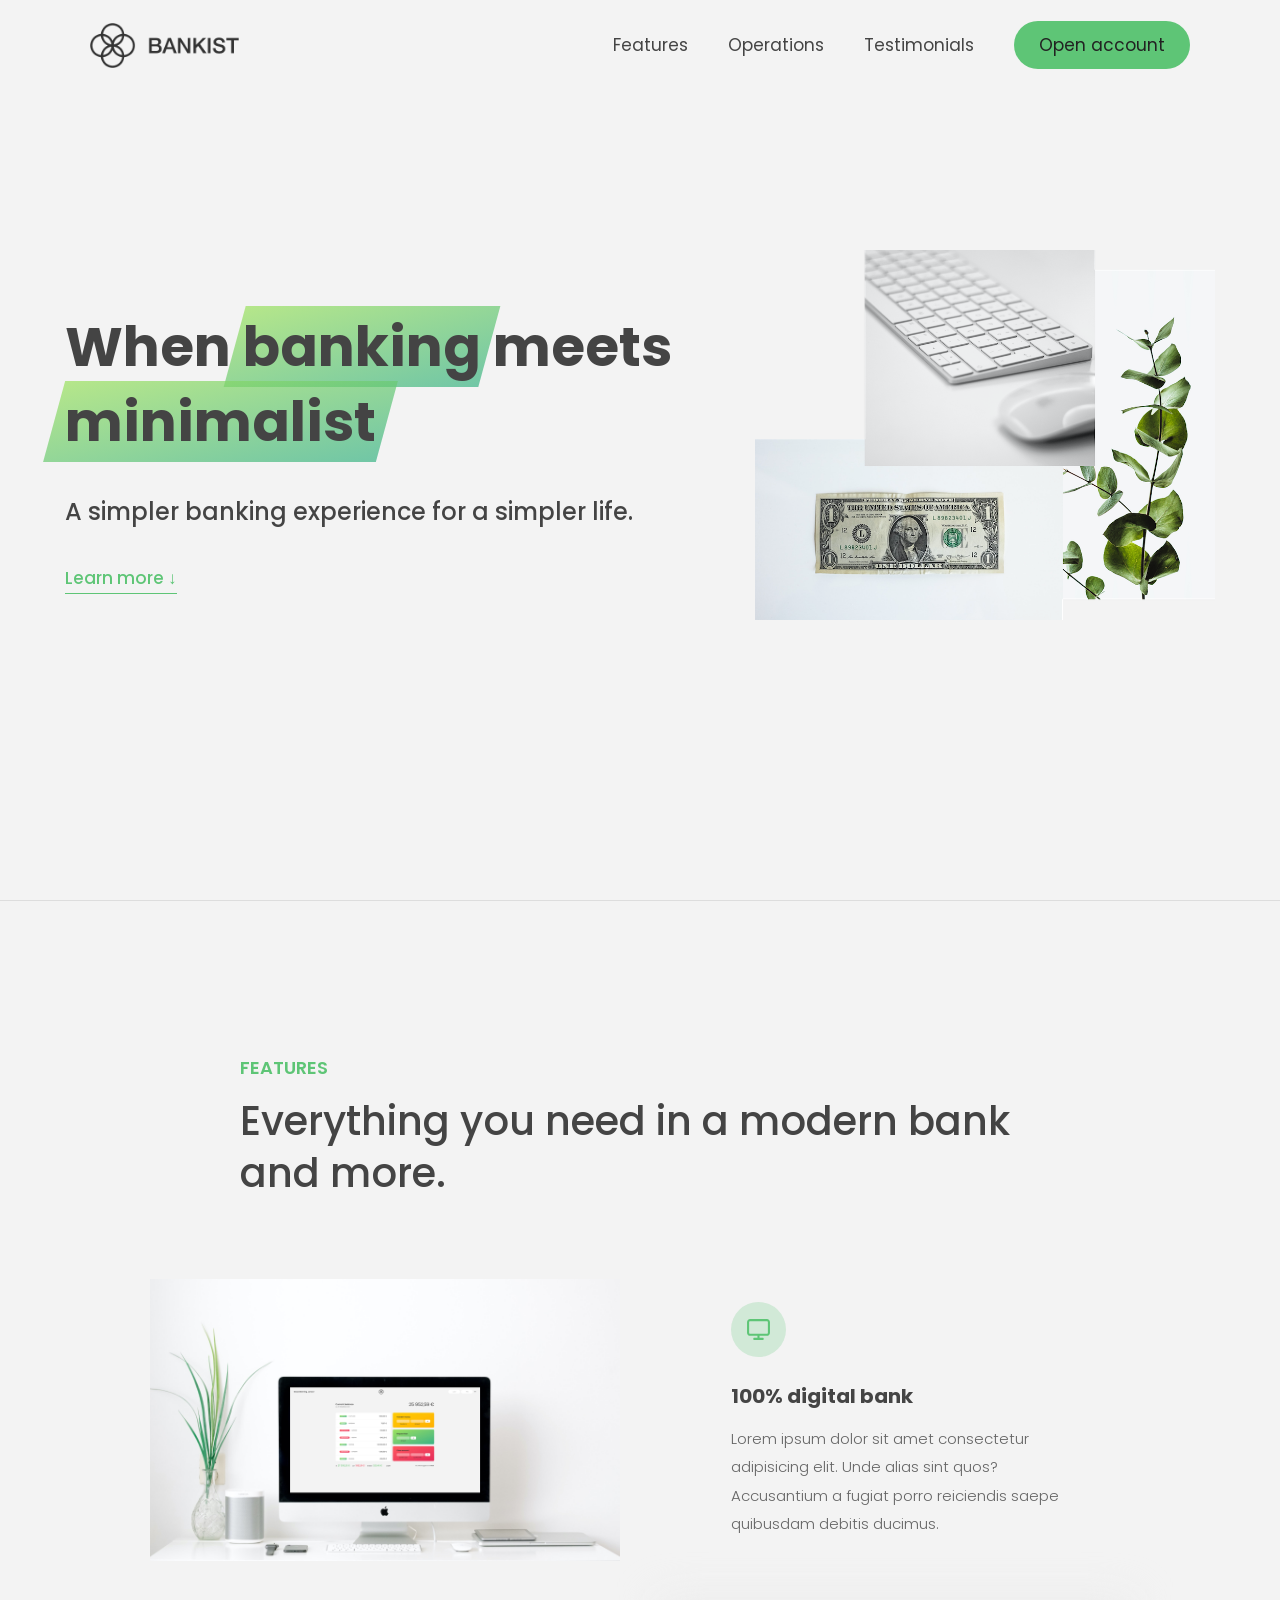
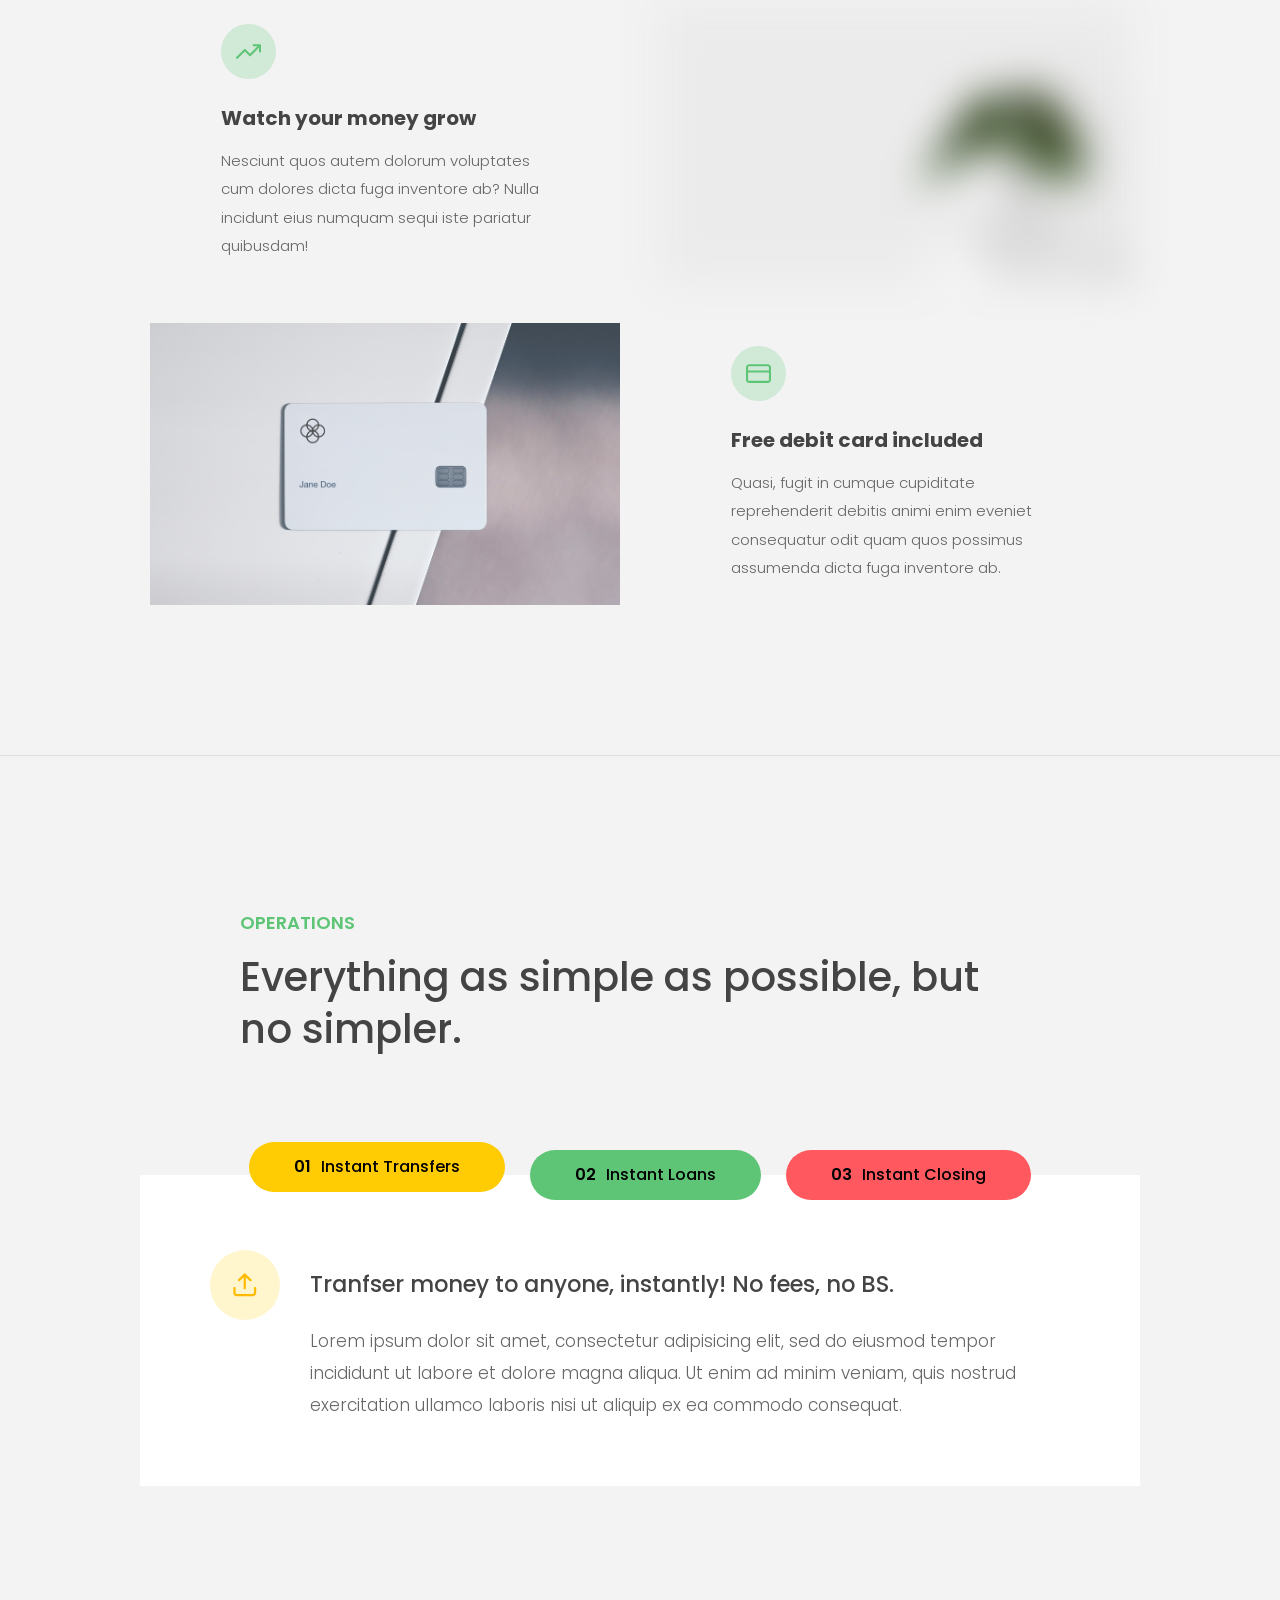
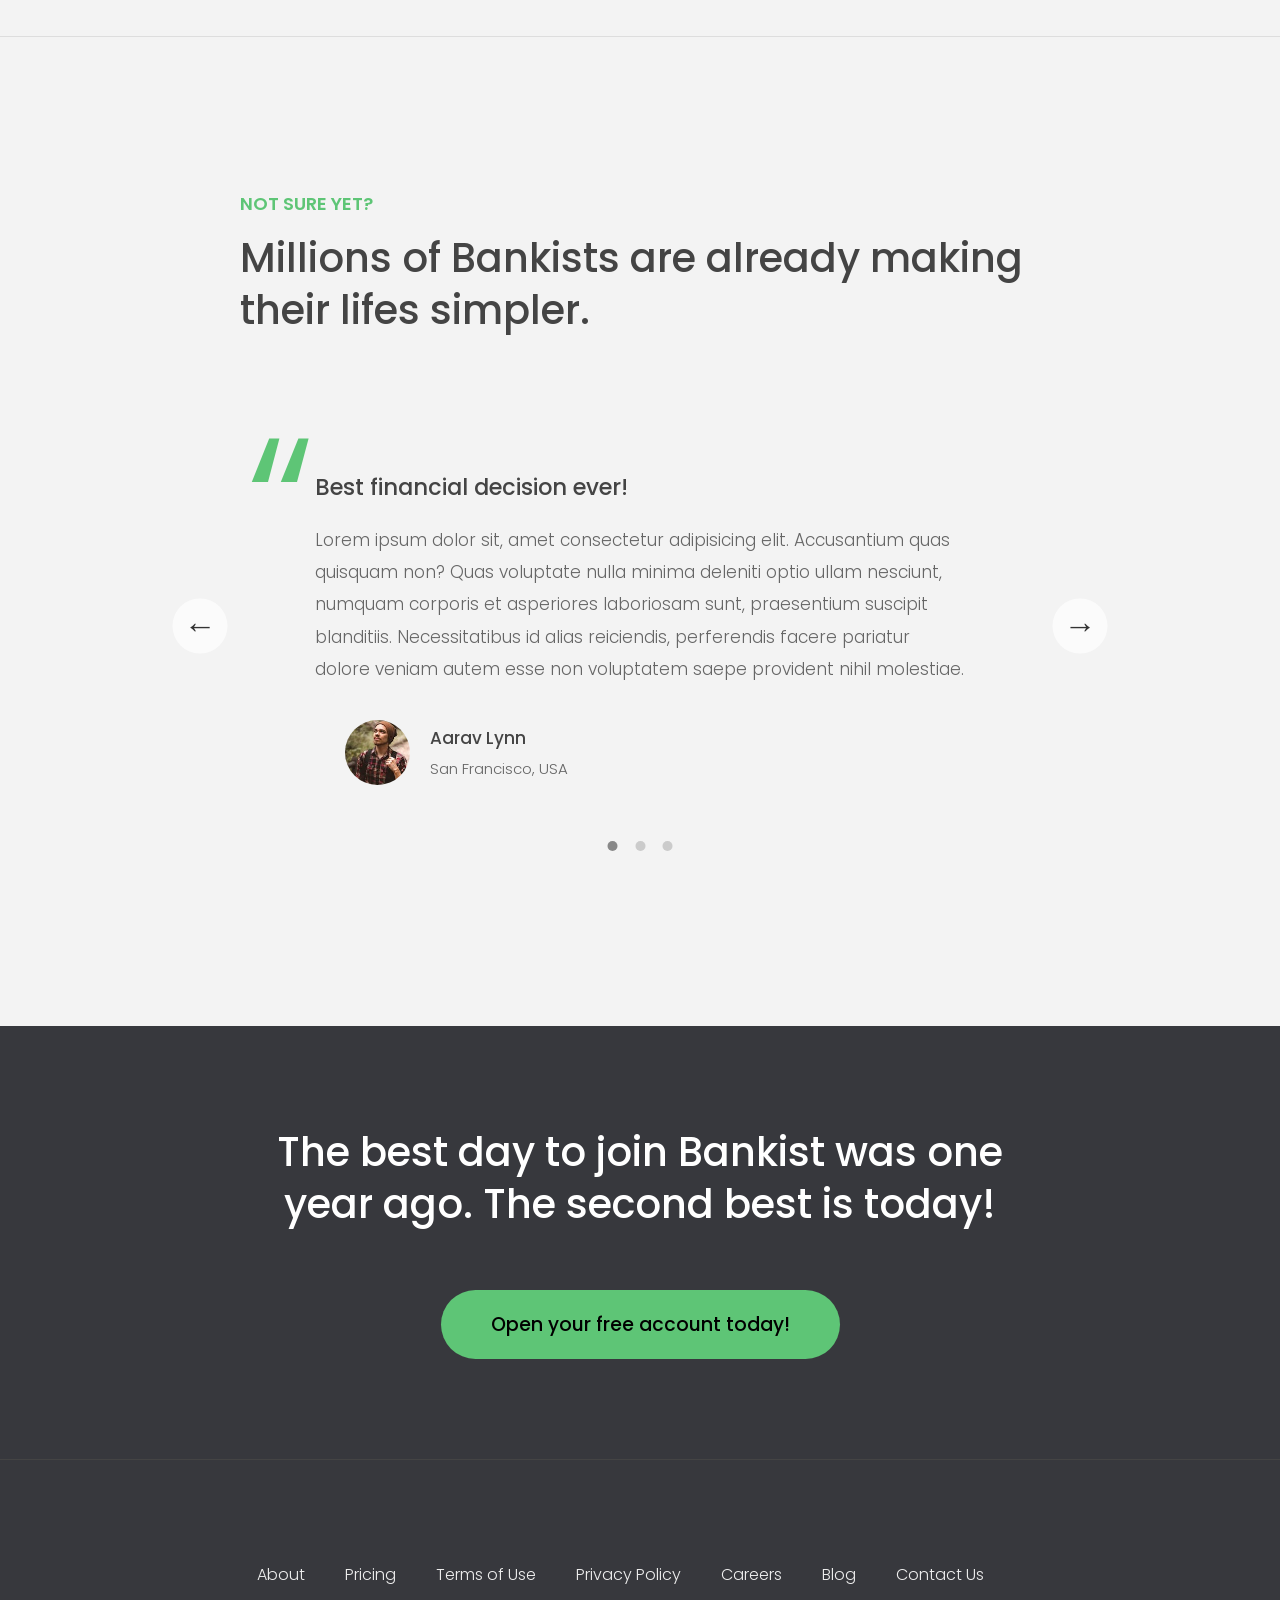
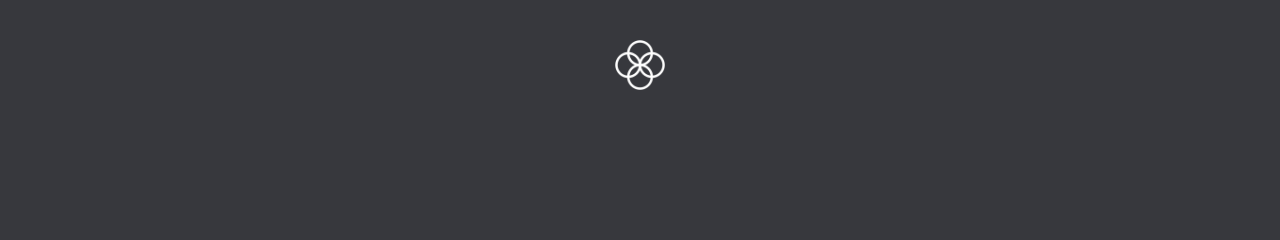
<file: index.html>
<!DOCTYPE html>
<html lang="en">
  <head>
    <meta charset="UTF-8" />
    <meta name="viewport" content="width=device-width, initial-scale=1.0" />
    <meta http-equiv="X-UA-Compatible" content="ie=edge" />
    <link rel="shortcut icon" type="image/png" href="img/icon.png" />

    <link
      href="https://fonts.googleapis.com/css?family=Poppins:300,400,500,600&display=swap"
      rel="stylesheet"
    />
    <link rel="stylesheet" href="style.css" />
    <title>Bankist | When Banking meets Minimalist</title>

    <script defer src="script.js"></script>
  </head>
  <body>
    <header class="header">
      <nav class="nav">
        <img
          src="img/logo.png"
          alt="Bankist logo"
          class="nav__logo"
          id="logo"
        />
        <ul class="nav__links">
          <li class="nav__item">
            <a class="nav__link" href="#section--1">Features</a>
          </li>
          <li class="nav__item">
            <a class="nav__link" href="#section--2">Operations</a>
          </li>
          <li class="nav__item">
            <a class="nav__link" href="#section--3">Testimonials</a>
          </li>
          <li class="nav__item">
            <a class="nav__link nav__link--btn btn--show-modal" href="#"
              >Open account</a
            >
          </li>
        </ul>
      </nav>

      <div class="header__title">
        <h1>
          When
          <!-- Green highlight effect -->
          <span class="highlight">banking</span>
          meets<br />
          <span class="highlight">minimalist</span>
        </h1>
        <h4>A simpler banking experience for a simpler life.</h4>
        <button class="btn--text btn--scroll-to">Learn more &DownArrow;</button>
        <img
          src="img/hero.png"
          class="header__img"
          alt="Minimalist bank items"
        />
      </div>
    </header>

    <section class="section" id="section--1">
      <div class="section__title">
        <h2 class="section__description">Features</h2>
        <h3 class="section__header">
          Everything you need in a modern bank and more.
        </h3>
      </div>

      <div class="features">
        <img
          src="img/digital-lazy.jpg"
          data-src="img/digital.jpg"
          alt="Computer"
          class="features__img lazy-img"
        />
        <div class="features__feature">
          <div class="features__icon">
            <svg>
              <use xlink:href="img/icons.svg#icon-monitor"></use>
            </svg>
          </div>
          <h5 class="features__header">100% digital bank</h5>
          <p>
            Lorem ipsum dolor sit amet consectetur adipisicing elit. Unde alias
            sint quos? Accusantium a fugiat porro reiciendis saepe quibusdam
            debitis ducimus.
          </p>
        </div>

        <div class="features__feature">
          <div class="features__icon">
            <svg>
              <use xlink:href="img/icons.svg#icon-trending-up"></use>
            </svg>
          </div>
          <h5 class="features__header">Watch your money grow</h5>
          <p>
            Nesciunt quos autem dolorum voluptates cum dolores dicta fuga
            inventore ab? Nulla incidunt eius numquam sequi iste pariatur
            quibusdam!
          </p>
        </div>
        <img
          src="img/grow-lazy.jpg"
          data-src="img/grow.jpg"
          alt="Plant"
          class="features__img lazy-img"
        />

        <img
          src="img/card-lazy.jpg"
          data-src="img/card.jpg"
          alt="Credit card"
          class="features__img lazy-img"
        />
        <div class="features__feature">
          <div class="features__icon">
            <svg>
              <use xlink:href="img/icons.svg#icon-credit-card"></use>
            </svg>
          </div>
          <h5 class="features__header">Free debit card included</h5>
          <p>
            Quasi, fugit in cumque cupiditate reprehenderit debitis animi enim
            eveniet consequatur odit quam quos possimus assumenda dicta fuga
            inventore ab.
          </p>
        </div>
      </div>
    </section>

    <section class="section" id="section--2">
      <div class="section__title">
        <h2 class="section__description">Operations</h2>
        <h3 class="section__header">
          Everything as simple as possible, but no simpler.
        </h3>
      </div>

      <div class="operations">
        <div class="operations__tab-container">
          <button
            class="btn operations__tab operations__tab--1 operations__tab--active"
            data-tab="1"
          >
            <span>01</span>Instant Transfers
          </button>
          <button class="btn operations__tab operations__tab--2" data-tab="2">
            <span>02</span>Instant Loans
          </button>
          <button class="btn operations__tab operations__tab--3" data-tab="3">
            <span>03</span>Instant Closing
          </button>
        </div>
        <div
          class="operations__content operations__content--1 operations__content--active"
        >
          <div class="operations__icon operations__icon--1">
            <svg>
              <use xlink:href="img/icons.svg#icon-upload"></use>
            </svg>
          </div>
          <h5 class="operations__header">
            Tranfser money to anyone, instantly! No fees, no BS.
          </h5>
          <p>
            Lorem ipsum dolor sit amet, consectetur adipisicing elit, sed do
            eiusmod tempor incididunt ut labore et dolore magna aliqua. Ut enim
            ad minim veniam, quis nostrud exercitation ullamco laboris nisi ut
            aliquip ex ea commodo consequat.
          </p>
        </div>

        <div class="operations__content operations__content--2">
          <div class="operations__icon operations__icon--2">
            <svg>
              <use xlink:href="img/icons.svg#icon-home"></use>
            </svg>
          </div>
          <h5 class="operations__header">
            Buy a home or make your dreams come true, with instant loans.
          </h5>
          <p>
            Duis aute irure dolor in reprehenderit in voluptate velit esse
            cillum dolore eu fugiat nulla pariatur. Excepteur sint occaecat
            cupidatat non proident, sunt in culpa qui officia deserunt mollit
            anim id est laborum.
          </p>
        </div>
        <div class="operations__content operations__content--3">
          <div class="operations__icon operations__icon--3">
            <svg>
              <use xlink:href="img/icons.svg#icon-user-x"></use>
            </svg>
          </div>
          <h5 class="operations__header">
            No longer need your account? No problem! Close it instantly.
          </h5>
          <p>
            Excepteur sint occaecat cupidatat non proident, sunt in culpa qui
            officia deserunt mollit anim id est laborum. Ut enim ad minim
            veniam, quis nostrud exercitation ullamco laboris nisi ut aliquip ex
            ea commodo consequat.
          </p>
        </div>
      </div>
    </section>

    <section class="section" id="section--3">
      <div class="section__title section__title--testimonials">
        <h2 class="section__description">Not sure yet?</h2>
        <h3 class="section__header">
          Millions of Bankists are already making their lifes simpler.
        </h3>
      </div>

      <div class="slider">
        <div class="slide slide--1">
          <div class="testimonial">
            <h5 class="testimonial__header">Best financial decision ever!</h5>
            <blockquote class="testimonial__text">
              Lorem ipsum dolor sit, amet consectetur adipisicing elit.
              Accusantium quas quisquam non? Quas voluptate nulla minima
              deleniti optio ullam nesciunt, numquam corporis et asperiores
              laboriosam sunt, praesentium suscipit blanditiis. Necessitatibus
              id alias reiciendis, perferendis facere pariatur dolore veniam
              autem esse non voluptatem saepe provident nihil molestiae.
            </blockquote>
            <address class="testimonial__author">
              <img src="img/user-1.jpg" alt="" class="testimonial__photo" />
              <h6 class="testimonial__name">Aarav Lynn</h6>
              <p class="testimonial__location">San Francisco, USA</p>
            </address>
          </div>
        </div>

        <div class="slide slide--2">
          <div class="testimonial">
            <h5 class="testimonial__header">
              The last step to becoming a complete minimalist
            </h5>
            <blockquote class="testimonial__text">
              Quisquam itaque deserunt ullam, quia ea repellendus provident,
              ducimus neque ipsam modi voluptatibus doloremque, corrupti
              laborum. Incidunt numquam perferendis veritatis neque repellendus.
              Lorem, ipsum dolor sit amet consectetur adipisicing elit. Illo
              deserunt exercitationem deleniti.
            </blockquote>
            <address class="testimonial__author">
              <img src="img/user-2.jpg" alt="" class="testimonial__photo" />
              <h6 class="testimonial__name">Malia Morales</h6>
              <p class="testimonial__location">London, UK</p>
            </address>
          </div>
        </div>

        <div class="slide slide--3">
          <div class="testimonial">
            <h5 class="testimonial__header">
              Finally free from old-school banks
            </h5>
            <blockquote class="testimonial__text">
              Debitis, nihil sit minus suscipit magni aperiam vel tenetur
              incidunt commodi architecto numquam omnis nulla autem,
              necessitatibus blanditiis modi similique quidem. Odio aliquam
              culpa dicta beatae quod maiores ipsa minus consequatur error sunt,
              deleniti saepe aliquid quos inventore sequi. Necessitatibus id
              alias reiciendis, perferendis facere.
            </blockquote>
            <address class="testimonial__author">
              <img src="img/user-3.jpg" alt="" class="testimonial__photo" />
              <h6 class="testimonial__name">Alexio Domes</h6>
              <p class="testimonial__location">Mexico, SA</p>
            </address>
          </div>
        </div>

        <!-- <div class="slide"><img src="img/img-1.jpg" alt="Photo 1" /></div>
        <div class="slide"><img src="img/img-2.jpg" alt="Photo 2" /></div>
        <div class="slide"><img src="img/img-3.jpg" alt="Photo 3" /></div>
        <div class="slide"><img src="img/img-4.jpg" alt="Photo 4" /></div> -->
        <button class="slider__btn slider__btn--left">&larr;</button>
        <button class="slider__btn slider__btn--right">&rarr;</button>
        <div class="dots"></div>
      </div>
    </section>

    <section class="section section--sign-up">
      <div class="section__title">
        <h3 class="section__header">
          The best day to join Bankist was one year ago. The second best is
          today!
        </h3>
      </div>
      <button class="btn btn--show-modal">Open your free account today!</button>
    </section>

    <footer class="footer">
      <ul class="footer__nav">
        <li class="footer__item">
          <a class="footer__link" href="#">About</a>
        </li>
        <li class="footer__item">
          <a class="footer__link" href="#">Pricing</a>
        </li>
        <li class="footer__item">
          <a class="footer__link" href="#">Terms of Use</a>
        </li>
        <li class="footer__item">
          <a class="footer__link" href="#">Privacy Policy</a>
        </li>
        <li class="footer__item">
          <a class="footer__link" href="#">Careers</a>
        </li>
        <li class="footer__item">
          <a class="footer__link" href="#">Blog</a>
        </li>
        <li class="footer__item">
          <a class="footer__link" href="#">Contact Us</a>
        </li>
      </ul>
      <img src="img/icon.png" alt="Logo" class="footer__logo" />
    </footer>

    <div class="modal hidden">
      <button class="btn--close-modal">&times;</button>
      <h2 class="modal__header">
        Open your bank account <br />
        in just <span class="highlight">5 minutes</span>
      </h2>
      <form class="modal__form">
        <label>First Name</label>
        <input type="text" />
        <label>Last Name</label>
        <input type="text" />
        <label>Email Address</label>
        <input type="email" />
        <button class="btn">Next step &rarr;</button>
      </form>
    </div>
    <div class="overlay hidden"></div>
  </body>
</html>
</file>
<file: style.css>
/* The page is NOT responsive. You can implement responsiveness yourself if you wanna have some fun 😃 */

:root {
  --color-primary: #5ec576;
  --color-secondary: #ffcb03;
  --color-tertiary: #ff585f;
  --color-primary-darker: #4bbb7d;
  --color-secondary-darker: #ffbb00;
  --color-tertiary-darker: #fd424b;
  --color-primary-opacity: #5ec5763a;
  --color-secondary-opacity: #ffcd0331;
  --color-tertiary-opacity: #ff58602d;
  --gradient-primary: linear-gradient(to top left, #39b385, #9be15d);
  --gradient-secondary: linear-gradient(to top left, #ffb003, #ffcb03);
}

* {
  margin: 0;
  padding: 0;
  box-sizing: inherit;
}

html {
  font-size: 62.5%;
  box-sizing: border-box;
}

body {
  font-family: 'Poppins', sans-serif;
  font-weight: 300;
  color: #444;
  line-height: 1.9;
  background-color: #f3f3f3;
}

/* GENERAL ELEMENTS */
.section {
  padding: 15rem 3rem;
  border-top: 1px solid #ddd;

  transition: transform 1s, opacity 1s;
}

.section--hidden {
  opacity: 0;
  transform: translateY(8rem);
}

.section__title {
  max-width: 80rem;
  margin: 0 auto 8rem auto;
}

.section__description {
  font-size: 1.8rem;
  font-weight: 600;
  text-transform: uppercase;
  color: var(--color-primary);
  margin-bottom: 1rem;
}

.section__header {
  font-size: 4rem;
  line-height: 1.3;
  font-weight: 500;
}

.btn {
  display: inline-block;
  background-color: var(--color-primary);
  font-size: 1.6rem;
  font-family: inherit;
  font-weight: 500;
  border: none;
  padding: 1.25rem 4.5rem;
  border-radius: 10rem;
  cursor: pointer;
  transition: all 0.3s;
}

.btn:hover {
  background-color: var(--color-primary-darker);
}

.btn--text {
  display: inline-block;
  background: none;
  font-size: 1.7rem;
  font-family: inherit;
  font-weight: 500;
  color: var(--color-primary);
  border: none;
  border-bottom: 1px solid currentColor;
  padding-bottom: 2px;
  cursor: pointer;
  transition: all 0.3s;
}

p {
  color: #666;
}

button:focus {
  outline: none;
}

img {
  transition: filter 0.5s;
}

.lazy-img {
  filter: blur(20px);
}

/* NAVIGATION */
.nav {
  display: flex;
  justify-content: space-between;
  align-items: center;
  height: 9rem;
  width: 100%;
  padding: 0 6rem;
  z-index: 100;
}

/* nav and stickly class at the same time */
.nav.sticky {
  position: fixed;
  background-color: rgba(255, 255, 255, 0.95);
}

.nav__logo {
  height: 4.5rem;
  transition: all 0.3s;
}

.nav__links {
  display: flex;
  align-items: center;
  list-style: none;
}

.nav__item {
  margin-left: 4rem;
}

.nav__link:link,
.nav__link:visited {
  font-size: 1.7rem;
  font-weight: 400;
  color: inherit;
  text-decoration: none;
  display: block;
  transition: all 0.3s;
}

.nav__link--btn:link,
.nav__link--btn:visited {
  padding: 0.8rem 2.5rem;
  border-radius: 3rem;
  background-color: var(--color-primary);
  color: #222;
}

.nav__link--btn:hover,
.nav__link--btn:active {
  color: inherit;
  background-color: var(--color-primary-darker);
  color: #333;
}

/* HEADER */
.header {
  padding: 0 3rem;
  height: 100vh;
  display: flex;
  flex-direction: column;
  align-items: center;
}

.header__title {
  flex: 1;

  max-width: 115rem;
  display: grid;
  grid-template-columns: 3fr 2fr;
  row-gap: 3rem;
  align-content: center;
  justify-content: center;

  align-items: start;
  justify-items: start;
}

h1 {
  font-size: 5.5rem;
  line-height: 1.35;
}

h4 {
  font-size: 2.4rem;
  font-weight: 500;
}

.header__img {
  width: 100%;
  grid-column: 2 / 3;
  grid-row: 1 / span 4;
  transform: translateY(-6rem);
}

.highlight {
  position: relative;
}

.highlight::after {
  display: block;
  content: '';
  position: absolute;
  bottom: 0;
  left: 0;
  height: 100%;
  width: 100%;
  z-index: -1;
  opacity: 0.7;
  transform: scale(1.07, 1.05) skewX(-15deg);
  background-image: var(--gradient-primary);
}

/* FEATURES */
.features {
  display: grid;
  grid-template-columns: 1fr 1fr;
  gap: 4rem;
  margin: 0 12rem;
}

.features__img {
  width: 100%;
}

.features__feature {
  align-self: center;
  justify-self: center;
  width: 70%;
  font-size: 1.5rem;
}

.features__icon {
  display: flex;
  align-items: center;
  justify-content: center;
  background-color: var(--color-primary-opacity);
  height: 5.5rem;
  width: 5.5rem;
  border-radius: 50%;
  margin-bottom: 2rem;
}

.features__icon svg {
  height: 2.5rem;
  width: 2.5rem;
  fill: var(--color-primary);
}

.features__header {
  font-size: 2rem;
  margin-bottom: 1rem;
}

/* OPERATIONS */
.operations {
  max-width: 100rem;
  margin: 12rem auto 0 auto;

  background-color: #fff;
}

.operations__tab-container {
  display: flex;
  justify-content: center;
}

.operations__tab {
  margin-right: 2.5rem;
  transform: translateY(-50%);
}

.operations__tab span {
  margin-right: 1rem;
  font-weight: 600;
  display: inline-block;
}

.operations__tab--1 {
  background-color: var(--color-secondary);
}

.operations__tab--1:hover {
  background-color: var(--color-secondary-darker);
}

.operations__tab--3 {
  background-color: var(--color-tertiary);
  margin: 0;
}

.operations__tab--3:hover {
  background-color: var(--color-tertiary-darker);
}

.operations__tab--active {
  transform: translateY(-66%);
}

.operations__content {
  display: none;

  /* JUST PRESENTATIONAL */
  font-size: 1.7rem;
  padding: 2.5rem 7rem 6.5rem 7rem;
}

.operations__content--active {
  display: grid;
  grid-template-columns: 7rem 1fr;
  column-gap: 3rem;
  row-gap: 0.5rem;
}

.operations__header {
  font-size: 2.25rem;
  font-weight: 500;
  align-self: center;
}

.operations__icon {
  display: flex;
  align-items: center;
  justify-content: center;
  height: 7rem;
  width: 7rem;
  border-radius: 50%;
}

.operations__icon svg {
  height: 2.75rem;
  width: 2.75rem;
}

.operations__content p {
  grid-column: 2;
}

.operations__icon--1 {
  background-color: var(--color-secondary-opacity);
}
.operations__icon--2 {
  background-color: var(--color-primary-opacity);
}
.operations__icon--3 {
  background-color: var(--color-tertiary-opacity);
}
.operations__icon--1 svg {
  fill: var(--color-secondary-darker);
}
.operations__icon--2 svg {
  fill: var(--color-primary);
}
.operations__icon--3 svg {
  fill: var(--color-tertiary);
}

/* SLIDER */
.slider {
  max-width: 100rem;
  height: 50rem;
  margin: 0 auto;
  position: relative;

  /* IN THE END */
  overflow: hidden;
}

.slide {
  position: absolute;
  top: 0;
  width: 100%;
  height: 50rem;

  display: flex;
  align-items: center;
  justify-content: center;

  /* THIS creates the animation! */
  transition: transform 1s;
}

.slide > img {
  /* Only for images that have different size than slide */
  width: 100%;
  height: 100%;
  object-fit: cover;
}

.slider__btn {
  position: absolute;
  top: 50%;
  z-index: 10;

  border: none;
  background: rgba(255, 255, 255, 0.7);
  font-family: inherit;
  color: #333;
  border-radius: 50%;
  height: 5.5rem;
  width: 5.5rem;
  font-size: 3.25rem;
  cursor: pointer;
}

.slider__btn--left {
  left: 6%;
  transform: translate(-50%, -50%);
}

.slider__btn--right {
  right: 6%;
  transform: translate(50%, -50%);
}

.dots {
  position: absolute;
  bottom: 5%;
  left: 50%;
  transform: translateX(-50%);
  display: flex;
}

.dots__dot {
  border: none;
  background-color: #b9b9b9;
  opacity: 0.7;
  height: 1rem;
  width: 1rem;
  border-radius: 50%;
  margin-right: 1.75rem;
  cursor: pointer;
  transition: all 0.5s;

  /* Only necessary when overlying images */
  /* box-shadow: 0 0.6rem 1.5rem rgba(0, 0, 0, 0.7); */
}

.dots__dot:last-child {
  margin: 0;
}

.dots__dot--active {
  /* background-color: #fff; */
  background-color: #888;
  opacity: 1;
}

/* TESTIMONIALS */
.testimonial {
  width: 65%;
  position: relative;
}

.testimonial::before {
  content: '\201C';
  position: absolute;
  top: -5.7rem;
  left: -6.8rem;
  line-height: 1;
  font-size: 20rem;
  font-family: inherit;
  color: var(--color-primary);
  z-index: -1;
}

.testimonial__header {
  font-size: 2.25rem;
  font-weight: 500;
  margin-bottom: 1.5rem;
}

.testimonial__text {
  font-size: 1.7rem;
  margin-bottom: 3.5rem;
  color: #666;
}

.testimonial__author {
  margin-left: 3rem;
  font-style: normal;

  display: grid;
  grid-template-columns: 6.5rem 1fr;
  column-gap: 2rem;
}

.testimonial__photo {
  grid-row: 1 / span 2;
  width: 6.5rem;
  border-radius: 50%;
}

.testimonial__name {
  font-size: 1.7rem;
  font-weight: 500;
  align-self: end;
  margin: 0;
}

.testimonial__location {
  font-size: 1.5rem;
}

.section__title--testimonials {
  margin-bottom: 4rem;
}

/* SIGNUP */
.section--sign-up {
  background-color: #37383d;
  border-top: none;
  border-bottom: 1px solid #444;
  text-align: center;
  padding: 10rem 3rem;
}

.section--sign-up .section__header {
  color: #fff;
  text-align: center;
}

.section--sign-up .section__title {
  margin-bottom: 6rem;
}

.section--sign-up .btn {
  font-size: 1.9rem;
  padding: 2rem 5rem;
}

/* FOOTER */
.footer {
  padding: 10rem 3rem;
  background-color: #37383d;
}

.footer__nav {
  list-style: none;
  display: flex;
  justify-content: center;
  margin-bottom: 5rem;
}

.footer__item {
  margin-right: 4rem;
}

.footer__link {
  font-size: 1.6rem;
  color: #eee;
  text-decoration: none;
}

.footer__logo {
  height: 5rem;
  display: block;
  margin: 0 auto;
  margin-bottom: 5rem;
}

.footer__copyright {
  font-size: 1.4rem;
  color: #aaa;
  text-align: center;
}

.footer__copyright .footer__link {
  font-size: 1.4rem;
}

/* MODAL WINDOW */
.modal {
  position: fixed;
  top: 50%;
  left: 50%;
  transform: translate(-50%, -50%);
  max-width: 60rem;
  background-color: #f3f3f3;
  padding: 5rem 6rem;
  box-shadow: 0 4rem 6rem rgba(0, 0, 0, 0.3);
  z-index: 1000;
  transition: all 0.5s;
}

.overlay {
  position: fixed;
  top: 0;
  left: 0;
  width: 100%;
  height: 100%;
  background-color: rgba(0, 0, 0, 0.5);
  backdrop-filter: blur(4px);
  z-index: 100;
  transition: all 0.5s;
}

.modal__header {
  font-size: 3.25rem;
  margin-bottom: 4.5rem;
  line-height: 1.5;
}

.modal__form {
  margin: 0 3rem;
  display: grid;
  grid-template-columns: 1fr 2fr;
  align-items: center;
  gap: 2.5rem;
}

.modal__form label {
  font-size: 1.7rem;
  font-weight: 500;
}

.modal__form input {
  font-size: 1.7rem;
  padding: 1rem 1.5rem;
  border: 1px solid #ddd;
  border-radius: 0.5rem;
}

.modal__form button {
  grid-column: 1 / span 2;
  justify-self: center;
  margin-top: 1rem;
}

.btn--close-modal {
  font-family: inherit;
  color: inherit;
  position: absolute;
  top: 0.5rem;
  right: 2rem;
  font-size: 4rem;
  cursor: pointer;
  border: none;
  background: none;
}

.hidden {
  visibility: hidden;
  opacity: 0;
}

/* COOKIE MESSAGE */
.cookie-message {
  display: flex;
  align-items: center;
  justify-content: space-evenly;
  width: 100%;
  background-color: white;
  color: #bbb;
  font-size: 1.5rem;
  font-weight: 400;
}
</file>
